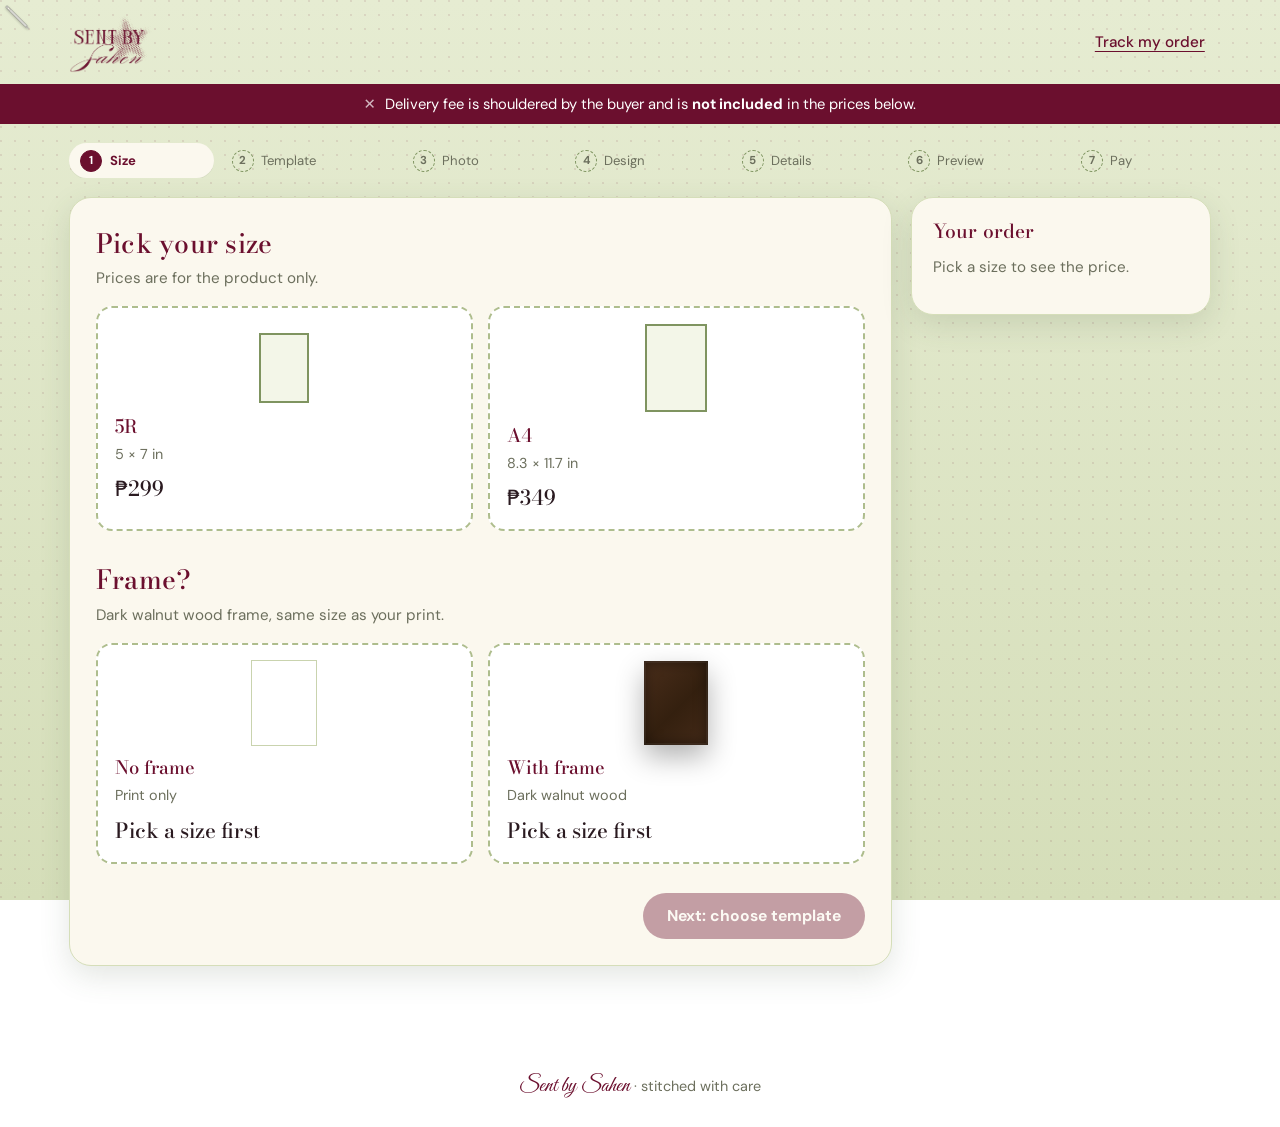
<file: sbs-site/index.html>
<!doctype html>
<html lang="en">
<head>
<meta charset="utf-8">
<meta name="viewport" content="width=device-width, initial-scale=1">
<title>Sent by Sahen · Cross-stitch calendars &amp; prints</title>
<meta name="description" content="Make your own cross-stitch photo calendar or print. Pick a size, upload a photo, stitch your message.">
<link rel="stylesheet" href="css/style.css">
</head>
<body>
<header class="top">
  <a class="brand" href="./"><img src="assets/logo.png" alt="Sent by Sahen"></a>
  <button class="link-btn" id="track-open" type="button">Track my order</button>
</header>

<div class="notice" role="note">
  <span class="x">✕</span> Delivery fee is shouldered by the buyer and is <b>not included</b> in the prices below.
</div>

<main class="wrap">
  <ol class="stepper" id="stepper" aria-label="Order steps"></ol>

  <div class="layout">
    <div class="panel" id="panel">

      <!-- 0 SIZE & FRAME -->
      <section data-step="0">
        <h2>Pick your size</h2>
        <p class="sub">Prices are for the product only.</p>
        <div class="cards two" id="size-cards"></div>
        <h2 class="mt">Frame?</h2>
        <p class="sub">Dark walnut wood frame, same size as your print.</p>
        <div class="cards two" id="frame-cards"></div>
        <div class="nav"><span></span><button class="btn" data-next disabled>Next: choose template</button></div>
      </section>

      <!-- 1 TEMPLATE -->
      <section data-step="1" hidden>
        <h2>Choose a template</h2>
        <p class="sub">Samples below use a placeholder picture. Your photo goes in next.</p>
        <div class="cards two" id="template-cards"></div>
        <div class="nav"><button class="btn ghost" data-back>Back</button><button class="btn" data-next disabled>Next: upload photo</button></div>
      </section>

      <!-- 2 PHOTO -->
      <section data-step="2" hidden>
        <h2>Upload your photo</h2>
        <p class="sub" id="photo-sub">Clear, bright photos stitch up best.</p>
        <label class="drop" id="drop" data-hover>
          <input type="file" id="photo-input" accept="image/*" hidden>
          <span class="drop-big">Tap to choose a photo</span>
          <span class="drop-small">JPG or PNG from your phone or computer</span>
        </label>
        <div class="photo-status" id="photo-status" hidden></div>
        <div class="photo-preview" id="photo-preview" hidden><img id="photo-thumb" alt="Your photo"></div>
        <label class="check" id="cut-toggle-wrap" hidden><input type="checkbox" id="cut-toggle" checked> Remove the background automatically</label>
        <div id="cut-tools" hidden>
          <label class="field"><span>Cut-out: keep less &nbsp;←&nbsp; &nbsp;→&nbsp; keep more</span><input type="range" id="cut-keep" min="0" max="1" step="0.01" value="0.55"></label>
          <p class="sub">If parts of the person are missing, slide to the right. If too much background is left, slide to the left. You can also touch it up by hand.</p>
          <button class="btn ghost small" id="touchup-btn" type="button">Touch up by hand</button>
        </div>
        <div class="nav"><button class="btn ghost" data-back>Back</button><button class="btn" data-next disabled>Next: design</button></div>
      </section>

      <!-- 3 DESIGN -->
      <section data-step="3" hidden>
        <h2>Design it</h2>
        <div class="editor">
          <div class="editor-stage">
            <div class="paper-frame" id="paper-frame"><div class="paper" id="paper"><canvas id="editor-canvas"></canvas></div></div>
            <div class="mode-toggle" role="group" aria-label="What to drag">
              <button type="button" class="seg on" data-mode="text">Move text</button>
              <button type="button" class="seg" data-mode="photo">Move photo</button>
            </div>
            <p class="hint" id="editor-hint">Drag your text to where you want it.</p>
          </div>
          <div class="editor-tools">
            <details open class="tool">
              <summary>1 · Thread colors</summary>
              <p class="sub" id="thread-sub"></p>
              <div class="threads" id="threads"></div>
            </details>
            <details open class="tool">
              <summary>2 · Stitched text</summary>
              <p class="sub">Free: <b>i love you</b>, <b>with love</b>, or <b>1–2 initials</b>. Anything else is customized text.</p>
              <div class="chips" id="add-chips"></div>
              <p class="sub mt-s">Symbols (they count as letters)</p>
              <div class="symbols" id="symbols"></div>
              <div id="item-list" class="item-list"></div>
              <div id="item-editor" class="item-editor" hidden></div>
              <div class="count-line" id="count-line"></div>
            </details>
            <details class="tool" id="photo-tools">
              <summary>3 · Photo &amp; calendar</summary>
              <label class="field"><span>Zoom photo</span><input type="range" id="zoom" min="1" max="3" step="0.02" value="1"></label>
              <button class="btn ghost small" id="touchup-btn2" type="button" hidden>Fix the cut-out</button>
              <div id="cal-tools" hidden>
                <div class="row">
                  <label class="field"><span>Month</span><select id="cal-month"></select></label>
                  <label class="field"><span>Year</span><select id="cal-year"></select></label>
                </div>
              </div>
            </details>
          </div>
        </div>
        <div class="nav"><button class="btn ghost" data-back>Back</button><button class="btn" data-next>Next: your details</button></div>
      </section>

      <!-- 4 DETAILS -->
      <section data-step="4" hidden>
        <h2>Your details</h2>
        <div class="form">
          <label class="field"><span>Your name</span><input id="f-name" autocomplete="name" placeholder="Full name"></label>
          <label class="field"><span>Instagram username</span><input id="f-ig" placeholder="@yourname" autocapitalize="off"><small>We'll message you here about your order.</small></label>
          <label class="check"><input type="checkbox" id="f-gift"> This is a gift (ship to someone else)</label>
          <div id="gift-note" class="sub" hidden>Tell us who it's for. We'll ship it there.</div>
          <label class="field"><span id="l-rname">Recipient name</span><input id="f-rname" placeholder="Name on the parcel"></label>
          <label class="field"><span>Recipient contact number</span><input id="f-rphone" inputmode="tel" placeholder="09XX XXX XXXX"><small>The courier needs this to deliver.</small></label>
          <label class="field"><span>Complete delivery address</span><textarea id="f-raddr" rows="3" placeholder="House no., street, barangay, city/municipality, province, ZIP"></textarea></label>
        </div>
        <h3 class="mt">Tracking number</h3>
        <p class="sub">Once your order ships, do you want to see the tracking number?</p>
        <div class="cards two" id="track-cards"></div>
        <div class="nav"><button class="btn ghost" data-back>Back</button><button class="btn" data-next>Next: preview</button></div>
      </section>

      <!-- 5 REVIEW -->
      <section data-step="5" hidden>
        <h2>Preview your order</h2>
        <p class="sub">This is exactly what we'll make. Go back if you want to change anything.</p>
        <div class="review">
          <div class="review-art"><div class="paper-frame" id="review-frame"><div class="paper"><canvas id="review-canvas"></canvas></div></div></div>
          <div class="review-info" id="review-info"></div>
        </div>
        <label class="check big"><input type="checkbox" id="f-agree"> I understand that the <b>delivery fee is shouldered by me</b> and is not included in the total.</label>
        <div class="nav"><button class="btn ghost" data-back>Edit design</button><button class="btn" data-next disabled>Proceed to payment</button></div>
      </section>

      <!-- 6 PAY -->
      <section data-step="6" hidden>
        <h2>Pay your downpayment</h2>
        <p class="sub">70% now. The remaining 30% (plus delivery fee) is sent before we ship out.</p>
        <div class="pay">
          <div class="qr"><img src="assets/gcash-qr.png" alt="GCash InstaPay QR"><small>Scan with GCash or any InstaPay-enabled app.</small></div>
          <div class="pay-info">
            <div class="amount-card"><span>Pay now (70%)</span><b id="pay-down">₱0</b></div>
            <p class="sub" id="pay-rest"></p>
            <label class="drop small" data-hover>
              <input type="file" id="proof-input" accept="image/*" hidden>
              <span class="drop-big" id="proof-label">Upload screenshot of your payment</span>
            </label>
            <img id="proof-thumb" class="proof-thumb" alt="" hidden>
          </div>
        </div>
        <div class="error" id="submit-error" hidden></div>
        <div class="nav"><button class="btn ghost" data-back>Back</button><button class="btn" id="submit-btn" disabled>Submit my order</button></div>
      </section>

      <!-- 7 DONE -->
      <section data-step="7" hidden>
        <div class="done">
          <div class="done-x">✕ ✕ ✕</div>
          <h2>Thank you! Your order is in.</h2>
          <p>Your order code</p>
          <div class="code" id="done-code">SBS-XXXXXX</div>
          <button class="btn ghost" id="copy-code" type="button">Copy code</button>
          <p class="sub" id="done-msg"></p>
          <p class="sub">We'll check your downpayment and message you on Instagram. Keep this code to check your order status anytime.</p>
          <div class="nav center"><button class="btn" id="new-order" type="button">Make another order</button><button class="btn ghost" id="done-track" type="button">Track this order</button></div>
        </div>
      </section>
    </div>

    <aside class="summary" id="summary" aria-live="polite"></aside>
  </div>
</main>

<footer class="foot"><span>Sent by Sahen</span> · stitched with care</footer>

<dialog id="track-modal">
  <form method="dialog" class="modal-in" id="track-form">
    <h3>Track my order</h3>
    <label class="field"><span>Order code</span><input id="t-code" placeholder="SBS-XXXXXX" autocapitalize="characters"></label>
    <label class="field"><span>Instagram username</span><input id="t-ig" placeholder="@yourname" autocapitalize="off"></label>
    <div id="t-result" class="t-result"></div>
    <div class="nav"><button class="btn ghost" value="cancel" formnovalidate>Close</button><button class="btn" id="t-go" type="button">Check status</button></div>
  </form>
</dialog>

<dialog id="touch-modal">
  <div class="modal-in">
    <h3>Touch up the cut-out</h3>
    <p class="sub">Paint over spots to erase them, or switch to "Bring back" to restore parts of the photo.</p>
    <div class="touch-stage"><canvas id="touch-canvas"></canvas></div>
    <div class="mode-toggle" style="margin:.8rem auto"><button type="button" class="seg on" data-tmode="erase">Erase</button><button type="button" class="seg" data-tmode="restore">Bring back</button></div>
    <label class="field"><span>Brush size</span><input type="range" id="brush" min="6" max="90" value="30"></label>
    <div class="nav"><button class="btn ghost small" id="touch-reset" type="button">Reset touch-ups</button><button class="btn" id="touch-done" type="button">Done</button></div>
  </div>
</dialog>

<div class="toast" id="toast" role="status" hidden></div>

<script src="js/config.js"></script>
<script src="js/symbols.js"></script>
<script src="js/alphabet.js"></script>
<script src="js/render.js"></script>
<script src="js/cutout.js"></script>
<script src="js/store.js"></script>
<script src="js/needle.js"></script>
<script src="js/app.js"></script>
</body>
</html>
</file>
<file: sbs-site/css/style.css>
@font-face{font-family:"Great Vibes";src:url(../fonts/great-vibes-latin-400-normal.woff2) format("woff2");font-display:swap}
@font-face{font-family:"Anton";src:url(../fonts/anton-latin-400-normal.woff2) format("woff2");font-display:swap}
@font-face{font-family:"Bodoni Moda";font-weight:500;src:url(../fonts/bodoni-moda-latin-500-normal.woff2) format("woff2");font-display:swap}
@font-face{font-family:"Bodoni Moda";font-weight:700;src:url(../fonts/bodoni-moda-latin-700-normal.woff2) format("woff2");font-display:swap}
@font-face{font-family:"DM Sans";font-weight:400;src:url(../fonts/dm-sans-latin-400-normal.woff2) format("woff2");font-display:swap}
@font-face{font-family:"DM Sans";font-weight:500;src:url(../fonts/dm-sans-latin-500-normal.woff2) format("woff2");font-display:swap}
@font-face{font-family:"DM Sans";font-weight:700;src:url(../fonts/dm-sans-latin-700-normal.woff2) format("woff2");font-display:swap}

:root{
  --matcha-50:#f3f6e8;
  --matcha-100:#e6ecd2;
  --matcha-200:#d5deb9;
  --matcha-400:#aebd8d;
  --matcha-600:#7f9460;
  --matcha-800:#46563a;
  --wine:#6b0f2e;
  --wine-dark:#4e0a21;
  --cream:#fbf8ee;
  --ink:#2a1a20;
  --muted:#6c6f5d;
  --line:#c9d3ae;
  --walnut:#3d2616;
  --radius:16px;
  --serif:"Bodoni Moda","Playfair Display",Georgia,serif;
  --script:"Great Vibes","Snell Roundhand",cursive;
  --sans:"DM Sans",system-ui,-apple-system,"Segoe UI",sans-serif;
}
*{box-sizing:border-box}
html{-webkit-text-size-adjust:100%}
body{margin:0;font-family:var(--sans);color:var(--ink);line-height:1.5;background:
  radial-gradient(circle at 1px 1px,rgba(107,15,46,.10) 1px,transparent 1.4px) 0 0/14px 14px,
  linear-gradient(180deg,var(--matcha-100),var(--matcha-200));background-attachment:fixed;min-height:100vh}
html.has-needle, html.has-needle *{cursor:none !important}
#thread-layer{position:fixed;inset:0;width:100vw;height:100vh;pointer-events:none;z-index:9998}
#needle{position:fixed;left:0;top:0;pointer-events:none;z-index:9999;transition:opacity .2s,filter .15s;will-change:transform;filter:drop-shadow(0 1px 1px rgba(0,0,0,.25))}
#needle.hot svg{transform:scale(1.18)}
#needle.press svg{transform:scale(.88)}
#needle svg{transition:transform .12s;display:block}
.tap-stitch{position:fixed;transform:translate(-50%,-50%);font:700 26px var(--sans);pointer-events:none;z-index:9999;animation:pop .9s ease-out forwards}
@keyframes pop{0%{opacity:0;transform:translate(-50%,-50%) scale(.3) rotate(-30deg)}25%{opacity:1;transform:translate(-50%,-50%) scale(1.1)}100%{opacity:0;transform:translate(-50%,-90%) scale(.9)}}

h1,h2,h3{font-family:var(--serif);font-weight:500;color:var(--wine);letter-spacing:.01em;margin:0 0 .25rem}
h2{font-size:1.65rem}
h3{font-size:1.2rem}
.mt{margin-top:1.8rem}.mt-s{margin-top:.9rem}
.sub{color:var(--muted);margin:.15rem 0 1rem;font-size:.95rem}
.hint{color:var(--muted);font-size:.88rem;margin:.5rem 0 0;text-align:center}
small{color:var(--muted)}

.top{display:flex;align-items:center;justify-content:space-between;padding:.7rem 1.2rem;max-width:1180px;margin:0 auto}
.brand img{height:62px;display:block}
.link-btn{background:none;border:0;color:var(--wine);font:500 .95rem var(--sans);text-decoration:underline;text-underline-offset:4px}
.notice{background:var(--wine);color:#fff;text-align:center;padding:.55rem 1rem;font-size:.92rem}
.notice .x{opacity:.7;margin-right:.35rem}

.wrap{max-width:1180px;margin:0 auto;padding:1.2rem 1.2rem 5rem}
.stepper{display:flex;gap:.4rem;list-style:none;margin:0 0 1.2rem;padding:0;overflow-x:auto;scrollbar-width:none}
.stepper::-webkit-scrollbar{display:none}
.stepper li{flex:1 0 auto;display:flex;align-items:center;gap:.45rem;font-size:.82rem;color:var(--muted);padding:.4rem .7rem;border-radius:99px;white-space:nowrap}
.stepper li i{font-style:normal;display:grid;place-items:center;width:22px;height:22px;border-radius:50%;border:1.5px dashed var(--matcha-600);font-size:.72rem;font-weight:700}
.stepper li.on{background:var(--cream);color:var(--wine);font-weight:700;box-shadow:0 1px 0 rgba(0,0,0,.05)}
.stepper li.on i{background:var(--wine);color:#fff;border:1.5px solid var(--wine)}
.stepper li.done{color:var(--matcha-800)}
.stepper li.done i{background:var(--matcha-600);border-color:var(--matcha-600);color:#fff}
.stepper li[role=button]{cursor:pointer}

.layout{display:grid;grid-template-columns:minmax(0,1fr) 300px;gap:1.2rem;align-items:start}
.panel{background:var(--cream);border-radius:22px;padding:1.6rem;box-shadow:0 10px 30px rgba(70,86,58,.15);border:1px solid var(--matcha-200)}
.panel section[hidden]{display:none}
.summary{position:sticky;top:1rem;background:var(--cream);border-radius:22px;padding:1.2rem 1.3rem;box-shadow:0 10px 30px rgba(70,86,58,.15);border:1px solid var(--matcha-200)}
.summary h3{margin-bottom:.6rem}
.summary dl{margin:0;display:grid;grid-template-columns:1fr auto;gap:.35rem .8rem;font-size:.93rem}
.summary dt{color:var(--muted)}.summary dd{margin:0;text-align:right;font-weight:500}
.summary .total{border-top:1.5px dashed var(--matcha-400);margin-top:.7rem;padding-top:.7rem;display:flex;justify-content:space-between;align-items:baseline;font-family:var(--serif);font-size:1.4rem;color:var(--wine)}
.summary .down{margin-top:.5rem;background:var(--matcha-100);border-radius:12px;padding:.6rem .8rem;font-size:.88rem;display:flex;justify-content:space-between}
.summary .ship{margin:.7rem 0 0;font-size:.8rem;color:var(--muted)}

.cards{display:grid;gap:.9rem}
.cards.two{grid-template-columns:repeat(2,minmax(0,1fr))}
.card{position:relative;text-align:left;font:inherit;color:inherit;background:#fff;border:2px dashed var(--matcha-400);border-radius:var(--radius);padding:1rem 1.1rem;transition:transform .15s,border-color .15s,background .15s,box-shadow .15s}
.card:hover{transform:translateY(-2px);border-color:var(--matcha-600)}
.card.sel{border:2px solid var(--wine);background:#fff;box-shadow:0 0 0 4px rgba(107,15,46,.10)}
.card.sel::after{content:"✕";position:absolute;top:.6rem;right:.8rem;color:var(--wine);font-weight:700}
.card h4{margin:0;font-family:var(--serif);font-weight:500;font-size:1.15rem;color:var(--wine)}
.card p{margin:.2rem 0 0;font-size:.9rem;color:var(--muted)}
.card .price{font-family:var(--serif);font-size:1.3rem;color:var(--ink);margin-top:.5rem}
.card .price s{font-size:.9rem;color:var(--muted)}
.card canvas{width:100%;height:auto;display:block;border-radius:10px;border:1px solid var(--line);background:#fff;margin-bottom:.7rem}
.card .sizebox{display:block;margin:0 auto .6rem;border:2px solid var(--matcha-600);background:var(--matcha-50)}
.card .frame-demo{width:64px;height:84px;margin:0 auto .6rem;background:#fff}

.btn{font:700 .98rem var(--sans);background:var(--wine);color:#fff;border:0;border-radius:99px;padding:.8rem 1.5rem;transition:transform .12s,background .15s,opacity .15s;box-shadow:0 3px 0 var(--wine-dark)}
.btn:hover:not(:disabled){background:#7d1437;transform:translateY(-1px)}
.btn:active:not(:disabled){transform:translateY(2px);box-shadow:0 1px 0 var(--wine-dark)}
.btn:disabled{opacity:.38;box-shadow:none}
.btn.ghost{background:transparent;color:var(--wine);box-shadow:inset 0 0 0 2px var(--wine)}
.btn.ghost:hover:not(:disabled){background:rgba(107,15,46,.07)}
.btn.small{padding:.4rem .9rem;font-size:.85rem;box-shadow:none}
.nav{display:flex;justify-content:space-between;gap:.8rem;margin-top:1.8rem}
.nav.center{justify-content:center;flex-wrap:wrap}

.field{display:block;margin:.6rem 0}
.field>span{display:block;font-size:.85rem;font-weight:700;color:var(--matcha-800);margin-bottom:.25rem}
.field small{display:block;margin-top:.2rem}
input,select,textarea{font:inherit;color:inherit;width:100%;background:#fff;border:1.5px solid var(--matcha-400);border-radius:12px;padding:.65rem .8rem;outline:none;transition:border-color .15s,box-shadow .15s}
input:focus,select:focus,textarea:focus{border-color:var(--wine);box-shadow:0 0 0 3px rgba(107,15,46,.12)}
input[type=checkbox]{width:auto;accent-color:var(--wine)}
input[type=range]{padding:0;accent-color:var(--wine)}
.row{display:grid;grid-template-columns:1fr 1fr;gap:.8rem}
.check{display:flex;gap:.55rem;align-items:flex-start;margin:.8rem 0;font-size:.95rem}
.check input{margin-top:.28rem}
.check.big{background:var(--matcha-100);padding:.9rem 1rem;border-radius:14px;margin-top:1.3rem}

.drop{display:grid;place-items:center;text-align:center;gap:.2rem;padding:2.2rem 1rem;border:2.5px dashed var(--matcha-600);border-radius:var(--radius);background:#fff;transition:background .15s,border-color .15s}
.drop:hover{background:var(--matcha-50);border-color:var(--wine)}
.drop.small{padding:1rem}
.drop-big{font-family:var(--serif);font-size:1.2rem;color:var(--wine)}
.drop-small{color:var(--muted);font-size:.88rem}
.photo-preview{margin-top:1rem;text-align:center}
.photo-preview img{max-width:100%;max-height:260px;border-radius:12px;border:1px solid var(--line)}
.photo-status{margin-top:1rem;padding:.8rem 1rem;border-radius:12px;background:var(--matcha-100);font-size:.92rem}
.photo-status.err{background:#f8e3e3;color:#7a1b1b}
.photo-status .bar{height:6px;border-radius:9px;background:var(--matcha-200);overflow:hidden;margin-top:.5rem}
.photo-status .bar i{display:block;height:100%;width:40%;background:var(--wine);border-radius:9px;animation:slide 1.2s infinite ease-in-out}
@keyframes slide{0%{margin-left:-40%}100%{margin-left:100%}}

/* editor */
.editor{display:grid;grid-template-columns:minmax(0,420px) minmax(0,1fr);gap:1.4rem;align-items:start;margin-top:.6rem}
.editor-stage{position:sticky;top:1rem}
.paper-frame{display:block;margin:0 auto;max-width:100%;width:100%;box-shadow:0 12px 28px rgba(0,0,0,.18);background:#fff;line-height:0}
.paper-frame.walnut{padding:5.5%;background:linear-gradient(135deg,#4a2e1b,#34200f 55%,#442a18);box-shadow:0 12px 28px rgba(0,0,0,.3),inset 0 0 0 2px rgba(255,255,255,.05),inset 0 0 14px rgba(0,0,0,.5)}
.paper-frame.walnut .paper{box-shadow:inset 0 0 10px rgba(0,0,0,.35),0 0 0 3px #f5f1e4}
.paper{background:#fff;line-height:0}
.paper canvas{width:100%;display:block;touch-action:none}
.mode-toggle{display:flex;justify-content:center;margin-top:.9rem;background:var(--matcha-100);border-radius:99px;padding:3px;width:max-content;margin-inline:auto}
.seg{font:500 .88rem var(--sans);border:0;background:transparent;border-radius:99px;padding:.4rem 1rem;color:var(--matcha-800)}
.seg.on{background:var(--wine);color:#fff}
.tool{border:1.5px solid var(--matcha-200);border-radius:14px;padding:.2rem 1rem .9rem;margin-bottom:.8rem;background:#fff}
.tool summary{font-family:var(--serif);font-size:1.05rem;color:var(--wine);padding:.7rem 0;list-style:none;display:flex;justify-content:space-between}
.tool summary::after{content:"+";color:var(--matcha-600);font-family:var(--sans)}
.tool[open] summary::after{content:"–"}
.tool summary::-webkit-details-marker{display:none}

.threads{display:grid;grid-template-columns:repeat(3,1fr);gap:.6rem}
.thread{position:relative;border:0;font:inherit;background:var(--wine);border-radius:8px;padding:.5rem .5rem .35rem;text-align:center;color:#e9deb4;box-shadow:0 0 0 2px var(--wine),0 0 0 4px transparent;transition:transform .12s,box-shadow .15s}
.thread:hover{transform:translateY(-2px)}
.thread .sw{display:block;height:44px;border-radius:3px;margin-bottom:.35rem;box-shadow:inset 0 0 0 1px rgba(255,255,255,.2)}
.thread b{font:italic 400 .98rem var(--script);letter-spacing:.02em;color:#ecdfae}
.thread.sel{box-shadow:0 0 0 2px var(--wine),0 0 0 5px var(--matcha-600)}
.thread.sel::after{content:"✓";position:absolute;top:-7px;right:-7px;width:20px;height:20px;border-radius:50%;background:var(--matcha-600);color:#fff;font:700 .75rem/20px var(--sans)}
.thread:disabled{opacity:.4}

.chips{display:flex;flex-wrap:wrap;gap:.5rem}
.chip{font:500 .9rem var(--sans);background:var(--matcha-100);border:1.5px solid var(--matcha-400);color:var(--matcha-800);border-radius:99px;padding:.4rem .9rem;transition:background .12s,border-color .12s}
.chip:hover{background:var(--matcha-200);border-color:var(--matcha-600)}
.chip em{font-style:normal;color:var(--muted);font-size:.8rem;margin-left:.3rem}
.symbols{display:flex;flex-wrap:wrap;gap:.5rem}
.sym{border:1.5px solid var(--matcha-400);background:#fff;border-radius:10px;padding:6px;width:46px;height:46px;display:grid;place-items:center}
.sym:hover{border-color:var(--wine)}
.sym canvas{max-width:30px;max-height:30px}
.item-list{display:flex;flex-wrap:wrap;gap:.4rem;margin-top:1rem}
.item-pill{display:flex;align-items:center;gap:.35rem;border:1.5px solid var(--matcha-400);background:#fff;border-radius:99px;padding:.25rem .3rem .25rem .8rem;font-size:.88rem}
.item-pill.sel{border-color:var(--wine);background:#fbeef2}
.item-pill button{border:0;background:none;font:inherit;color:inherit;padding:0}
.item-pill .rm{width:22px;height:22px;border-radius:50%;background:var(--matcha-100);color:var(--wine);font-weight:700}
.item-editor{margin-top:.9rem;padding:.9rem 1rem;border-radius:12px;background:var(--matcha-50);border:1.5px dashed var(--matcha-400)}
.item-editor h4{margin:0 0 .5rem;font:700 .85rem var(--sans);color:var(--matcha-800)}
.dots{display:flex;gap:.45rem;flex-wrap:wrap;margin-top:.3rem}
.dot{width:30px;height:30px;border-radius:50%;border:3px solid #fff;box-shadow:0 0 0 1.5px var(--line)}
.dot.sel{box-shadow:0 0 0 2.5px var(--wine)}
.count-line{margin-top:.9rem;font-size:.9rem;color:var(--matcha-800);background:var(--matcha-100);padding:.5rem .8rem;border-radius:10px}
.count-line b{color:var(--wine)}
.warn{color:#8a2a2a}

.review{display:grid;grid-template-columns:minmax(0,340px) minmax(0,1fr);gap:1.5rem;align-items:start}
.review-info dl{display:grid;grid-template-columns:1fr auto;gap:.4rem 1rem;margin:0}
.review-info dt{color:var(--muted)}.review-info dd{margin:0;text-align:right;font-weight:500}
.review-info .total{border-top:1.5px dashed var(--matcha-400);margin-top:.8rem;padding-top:.8rem;display:flex;justify-content:space-between;font-family:var(--serif);font-size:1.5rem;color:var(--wine)}
.review-info .tag{display:inline-block;margin:.5rem .35rem 0 0;padding:.2rem .65rem;border-radius:99px;background:var(--matcha-100);font-size:.82rem;color:var(--matcha-800)}
.pay{display:grid;grid-template-columns:minmax(0,300px) minmax(0,1fr);gap:1.5rem;align-items:start}
.qr{background:#fff;border-radius:16px;padding:.8rem;text-align:center;border:1.5px solid var(--line)}
.qr img{width:100%;border-radius:8px;display:block}
.amount-card{background:var(--wine);color:#fff;border-radius:16px;padding:1rem 1.2rem;display:flex;justify-content:space-between;align-items:baseline}
.amount-card b{font-family:var(--serif);font-size:2rem;font-weight:500}
.proof-thumb{max-width:100%;max-height:220px;margin-top:.8rem;border-radius:10px;border:1px solid var(--line)}
.error{background:#f8e3e3;color:#7a1b1b;padding:.7rem 1rem;border-radius:12px;margin-top:1rem}
.done{text-align:center;padding:1rem 0}
.done-x{color:var(--matcha-600);letter-spacing:.5em;font-size:1.3rem}
.code{display:inline-block;margin:.4rem 0 1rem;padding:.7rem 1.6rem;border:2.5px dashed var(--wine);border-radius:14px;font:700 1.9rem var(--sans);letter-spacing:.12em;color:var(--wine);background:#fff}

dialog{border:0;border-radius:20px;padding:0;max-width:440px;width:92vw;background:var(--cream);box-shadow:0 20px 60px rgba(0,0,0,.3)}
dialog::backdrop{background:rgba(42,26,32,.45)}
.modal-in{padding:1.5rem}
.t-result{margin-top:1rem;font-size:.95rem}
.t-box{background:#fff;border-radius:14px;padding:1rem;border:1.5px solid var(--matcha-200)}
.t-steps{list-style:none;margin:.8rem 0 0;padding:0}
.t-steps li{display:flex;gap:.6rem;padding:.25rem 0;color:var(--muted);font-size:.9rem}
.t-steps li i{font-style:normal;width:20px;height:20px;border-radius:50%;border:1.5px dashed var(--matcha-600);display:grid;place-items:center;font-size:.7rem;flex:none}
.t-steps li.done{color:var(--matcha-800)}.t-steps li.done i{background:var(--matcha-600);color:#fff;border-color:var(--matcha-600)}
.t-steps li.now{color:var(--wine);font-weight:700}.t-steps li.now i{background:var(--wine);color:#fff;border-color:var(--wine)}

.toast{position:fixed;bottom:1.2rem;left:50%;transform:translateX(-50%);background:var(--ink);color:#fff;padding:.6rem 1.1rem;border-radius:99px;z-index:10000;font-size:.9rem}
.foot{text-align:center;color:var(--muted);padding:1.5rem;font-size:.9rem}
.foot span{font-family:var(--script);font-size:1.4rem;color:var(--wine)}

@media (max-width:900px){
  .layout{grid-template-columns:1fr}
  .summary{position:fixed;left:0;right:0;bottom:0;top:auto;border-radius:20px 20px 0 0;padding:.7rem 1rem;z-index:50;box-shadow:0 -6px 24px rgba(0,0,0,.18)}
  .summary dl,.summary .down,.summary .ship,.summary h3{display:none}
  .summary .total{margin:0;border:0;padding:0}
  .wrap{padding-bottom:6rem}
  .editor,.review,.pay{grid-template-columns:1fr}
  .editor-stage{position:static}
  .paper-frame{max-width:420px}
}
@media (max-width:560px){
  .cards.two{grid-template-columns:1fr}
  .panel{padding:1.1rem}
  .brand img{height:50px}
  .threads{grid-template-columns:repeat(2,1fr)}
  .stepper li span{display:none}
  .stepper li.on span{display:inline}
}

/* admin */
.admin-wrap{max-width:1200px;margin:0 auto;padding:1.2rem 1.2rem 4rem}
.admin-top{display:flex;justify-content:space-between;align-items:center;gap:1rem;flex-wrap:wrap;margin-bottom:1rem}
.filters{display:flex;gap:.4rem;flex-wrap:wrap;margin-bottom:1rem}
.filters .chip.on{background:var(--wine);border-color:var(--wine);color:#fff}
.orders{display:grid;gap:.9rem}
.order{background:var(--cream);border-radius:18px;border:1px solid var(--matcha-200);padding:1rem 1.2rem;box-shadow:0 6px 18px rgba(70,86,58,.12)}
.order-head{display:flex;justify-content:space-between;gap:1rem;flex-wrap:wrap;align-items:center}
.order-head b{font:700 1.15rem var(--sans);letter-spacing:.06em;color:var(--wine)}
.pill{display:inline-block;padding:.2rem .7rem;border-radius:99px;font-size:.8rem;font-weight:700;background:var(--matcha-200);color:var(--matcha-800)}
.pill.s-pending_verification{background:#fde9c8;color:#7a5200}
.pill.s-awaiting_balance{background:#fbe0e8;color:var(--wine)}
.pill.s-shipped{background:var(--matcha-600);color:#fff}
.pill.s-cancelled{background:#e6e6e6;color:#555}
.order-body{display:none;margin-top:1rem;grid-template-columns:200px minmax(0,1fr);gap:1.2rem}
.order.open .order-body{display:grid}
.order-body img{max-width:100%;border-radius:10px;border:1px solid var(--line);display:block}
.order-body h5{margin:.8rem 0 .2rem;font:700 .8rem var(--sans);text-transform:uppercase;letter-spacing:.08em;color:var(--matcha-800)}
.order-body p{margin:.1rem 0}
.kv{display:grid;grid-template-columns:auto 1fr;gap:.2rem .9rem;font-size:.92rem}
.kv dt{color:var(--muted)}.kv dd{margin:0}
.admin-actions{display:flex;gap:.5rem;flex-wrap:wrap;margin-top:.8rem}
.login{max-width:380px;margin:12vh auto;background:var(--cream);padding:1.6rem;border-radius:20px}
@media (max-width:700px){.order-body{grid-template-columns:1fr}}

/* cut-out touch up */
.photo-preview.checker img{background:repeating-conic-gradient(#e9e9e4 0 25%,#fff 0 50%) 0 0/16px 16px}
.touch-stage{background:repeating-conic-gradient(#e9e9e4 0 25%,#fff 0 50%) 0 0/16px 16px;border-radius:12px;line-height:0;overflow:hidden;border:1px solid var(--line)}
.touch-stage canvas{width:100%;display:block;touch-action:none}
#touch-modal{max-width:620px}
</file>
